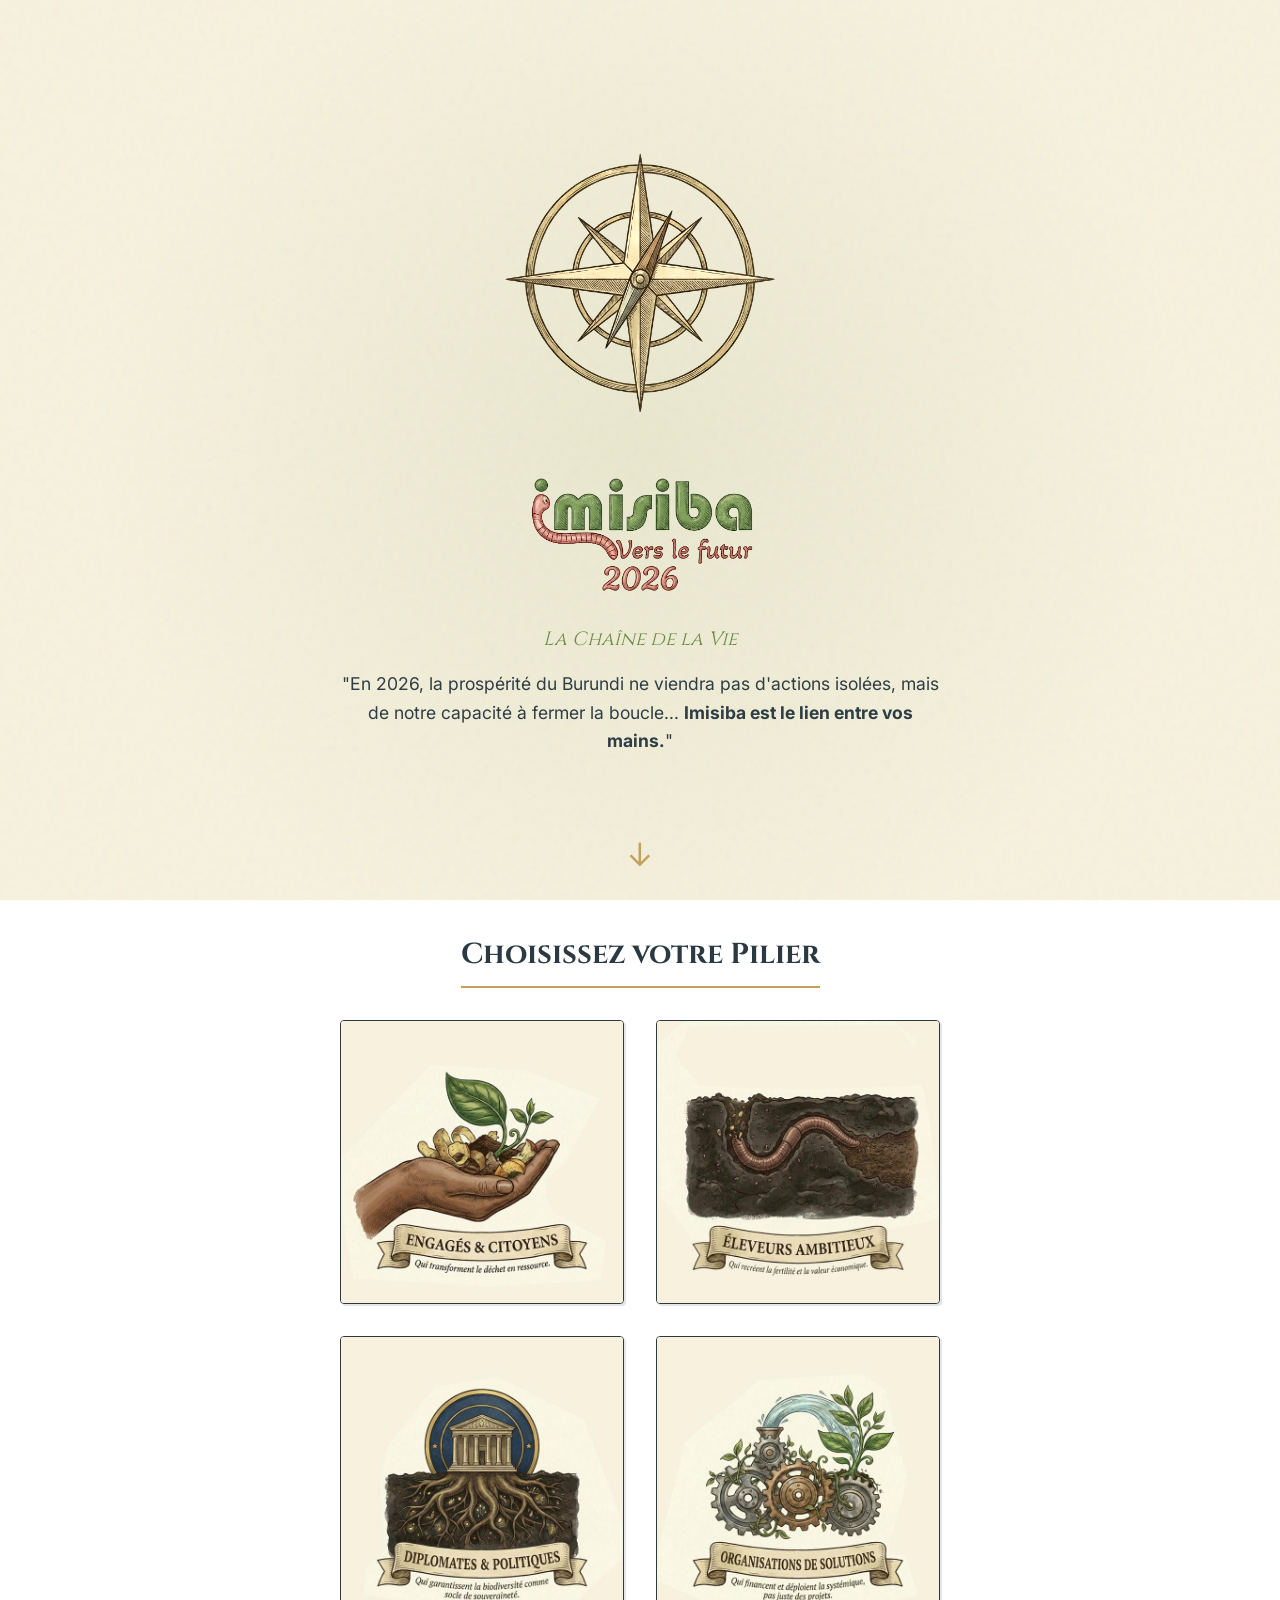
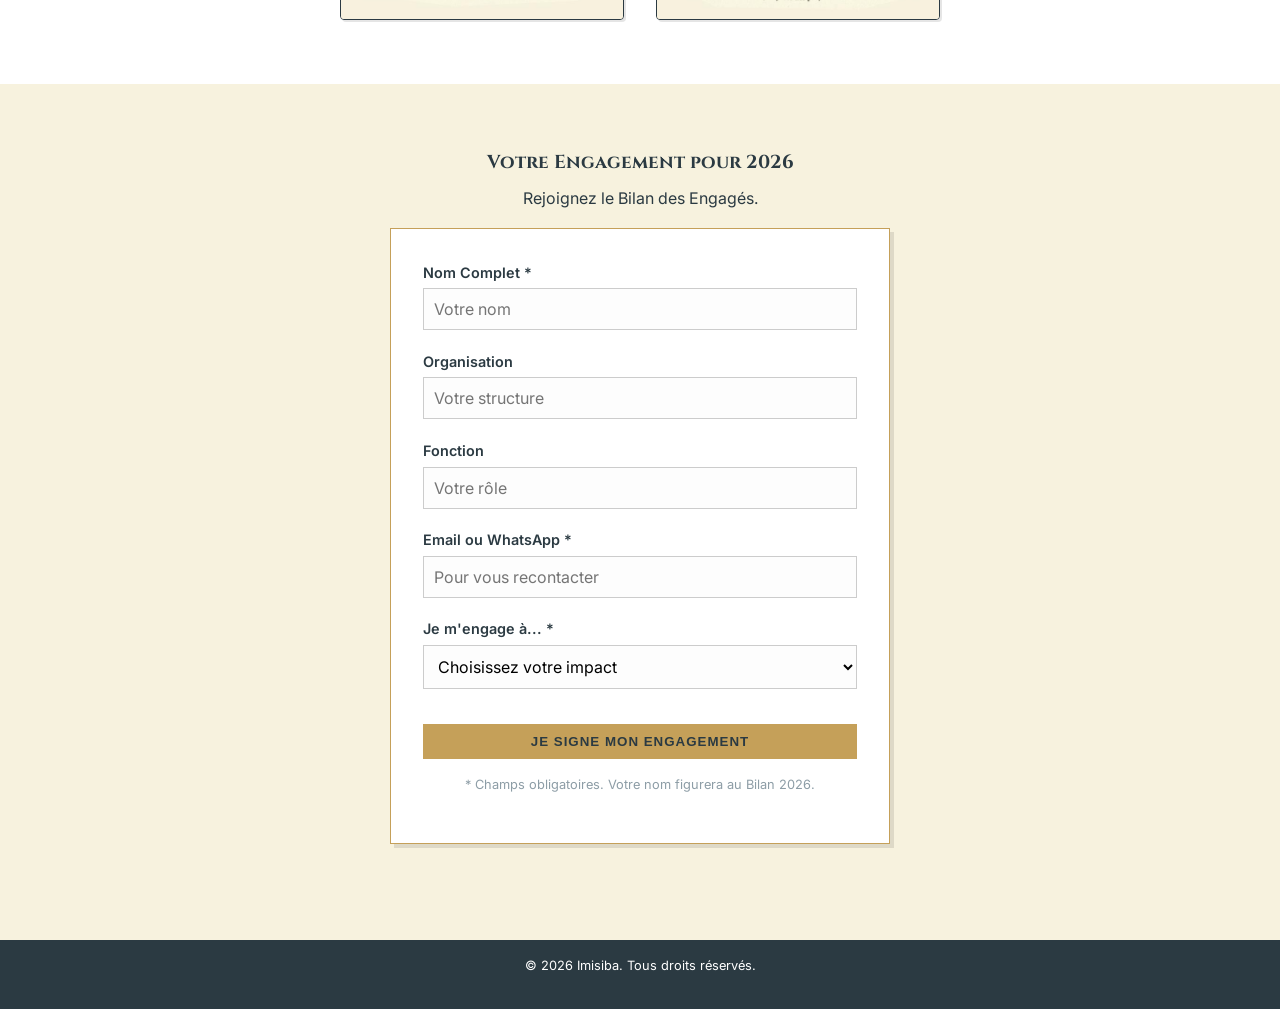
<file: index.html>
<!DOCTYPE html>
<html lang="fr">

<head>
    <meta charset="UTF-8">
    <meta name="viewport" content="width=device-width, initial-scale=1.0">
    <title>Imisiba 2026 – La Chaîne de la Vie</title>
    <meta name="description" content="En 2026, fermons la boucle. Une campagne pour la prospérité du Burundi.">

    <!-- Fonts: Cinzel for Gravure/Classic feel, Inter for readability -->
    <link rel="preconnect" href="https://fonts.googleapis.com">
    <link rel="preconnect" href="https://fonts.gstatic.com" crossorigin>
    <link href="https://fonts.googleapis.com/css2?family=Cinzel:wght@400;700&family=Inter:wght@300;400;600&display=swap"
        rel="stylesheet">

    <link rel="stylesheet" href="css/style.css">
</head>

<body>

    <!-- HERO SECTION -->
    <header class="hero">
        <div class="compass-visual">
            <img src="assets/boussole-main.png" alt="Boussole Imisiba" class="compass-img"
                onerror="this.style.display='none'; document.querySelector('.compass-fallback').style.display='block';">
            <div class="compass-fallback" style="display:none; font-size: 5rem;">🧭</div>
        </div>
        <div class="manifesto">
            <img src="assets/Logo2026.png" alt="Logo Imisiba 2026" class="hero-logo"
                style="max-width: 300px; margin-bottom: 1rem;">
            <p class="lead">La Chaîne de la Vie</p>
            <p class="manifesto-text">
                "En 2026, la prospérité du Burundi ne viendra pas d'actions isolées, mais de notre capacité à fermer la
                boucle...
                <strong>Imisiba est le lien entre vos mains.</strong>"
            </p>
        </div>
        <div class="scroll-indicator">↓</div>
    </header>

    <!-- HUB SECTION (Mosaic) -->
    <main class="hub-container" id="hub">
        <h2 class="section-title">Choisissez votre Pilier</h2>

        <div class="mosaic-grid">
            <!-- Segment 1: Citoyens -->
            <button class="mosaic-item" data-segment="citoyens">
                <img src="assets/segment-citoyens.jpg" alt="Citoyens" class="segment-img">
            </button>

            <!-- Segment 2: Éleveurs -->
            <button class="mosaic-item" data-segment="eleveurs">
                <img src="assets/segment-eleveurs.jpg" alt="Éleveurs" class="segment-img">
            </button>

            <!-- Segment 3: Diplomates -->
            <button class="mosaic-item" data-segment="politiques">
                <img src="assets/segment-politiques.jpg" alt="Politiques" class="segment-img">
            </button>

            <!-- Segment 4: Organisations -->
            <button class="mosaic-item" data-segment="organisations">
                <img src="assets/segment-organisations.jpg" alt="Organisations" class="segment-img">
            </button>
        </div>

        <!-- Dynamic Content Area -->
        <div id="segment-detail" class="segment-detail hidden">
            <button class="close-detail" aria-label="Fermer">×</button>
            <div class="detail-content">
                <!-- Content injected via JS -->
            </div>
        </div>
    </main>

    <!-- COMMITMENT SECTION -->
    <section class="commitment" id="engage">
        <div class="container">
            <h3>Votre Engagement pour 2026</h3>
            <p>Rejoignez le Bilan des Engagés.</p>

            <!-- Custom Engagement Form -->
            <div id="custom-form-container" class="form-container">
                <form id="engagement-form" class="engagement-form">
                    <div class="form-group">
                        <label for="name">Nom Complet *</label>
                        <input type="text" id="name" name="name" required placeholder="Votre nom">
                    </div>

                    <div class="form-group">
                        <label for="org">Organisation</label>
                        <input type="text" id="org" name="org" placeholder="Votre structure">
                    </div>

                    <div class="form-group">
                        <label for="function">Fonction</label>
                        <input type="text" id="function" name="function" placeholder="Votre rôle">
                    </div>

                    <div class="form-group">
                        <label for="contact">Email ou WhatsApp *</label>
                        <input type="text" id="contact" name="contact" required placeholder="Pour vous recontacter">
                    </div>

                    <div class="form-group">
                        <label for="commitment">Je m'engage à... *</label>
                        <select id="commitment" name="commitment" required>
                            <option value="" disabled selected>Choisissez votre impact</option>
                            <option value="Trier">Trier mes biodéchets (Citoyen)</option>
                            <option value="Transformer">Pratiquer la lombriculture (Éleveur)</option>
                            <option value="Soutenir">Garantir le cadre souverain (Politique)</option>
                            <option value="Investir">Apporter des solutions techniques (Organisation)</option>
                        </select>
                    </div>

                    <button type="submit" class="cta-button submit-btn">Je signe mon engagement</button>

                    <p class="form-note">* Champs obligatoires. Votre nom figurera au Bilan 2026.</p>
                </form>

                <div id="form-success" class="hidden success-message">
                    <h4>Merci pour votre engagement.</h4>
                    <p>Votre nom a été ajouté à la Chaîne de la Vie.</p>
                    <span class="check-icon">✨</span>
                </div>
            </div>
        </div>
    </section>

    <footer>
        <p>&copy; 2026 Imisiba. Tous droits réservés.</p>
    </footer>

    <script src="js/script.js"></script>
</body>

</html>
</file>
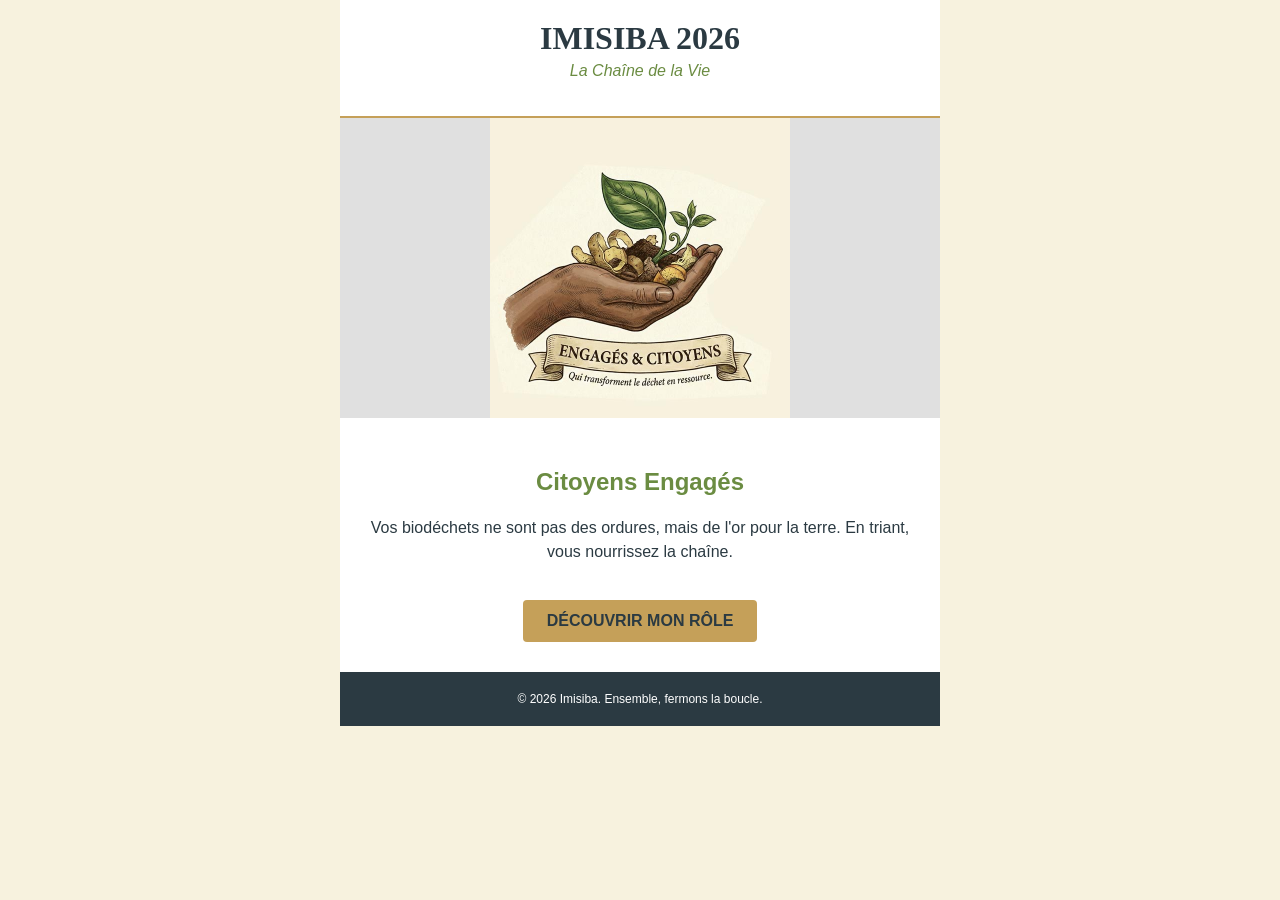
<file: emails/email_citoyens.html>
<!DOCTYPE html>
<html>

<head>
    <meta charset="UTF-8">
    <title>Imisiba 2026 - Citoyens Engagés</title>
</head>

<body style="margin: 0; padding: 0; background-color: #f7f2de; font-family: sans-serif; color: #2b3a42;">
    <table role="presentation" border="0" cellpadding="0" cellspacing="0" width="100%"
        style="max-width: 600px; margin: auto; background-color: #ffffff;">
        <tr>
            <td style="padding: 20px; text-align: center; border-bottom: 2px solid #c5a059;">
                <h1 style="font-family: serif; color: #2b3a42; margin: 0;">IMISIBA 2026</h1>
                <p style="font-style: italic; color: #6b8c42; margin-top: 5px;">La Chaîne de la Vie</p>
            </td>
        </tr>
        <tr>
            <td style="padding: 0;">
                <div style="background-color: #e0e0e0; text-align: center;">
                    <img src="https://NobleCathare.github.io/imisiba-2026/assets/segment-citoyens.jpg"
                        alt="Citoyens Engagés" width="100%"
                        style="max-width: 300px; height: auto; display: block; margin: 0 auto;">
                </div>
            </td>
        </tr>
        <tr>
            <td style="padding: 30px; text-align: center;">
                <h2 style="color: #6b8c42;">Citoyens Engagés</h2>
                <p style="font-size: 16px; line-height: 1.5;">
                    Vos biodéchets ne sont pas des ordures, mais de l'or pour la terre. En triant, vous nourrissez la
                    chaîne.
                </p>
                <a href="https://NobleCathare.github.io/imisiba-2026/?segment=citoyens"
                    style="display: inline-block; margin-top: 20px; padding: 12px 24px; background-color: #c5a059; color: #2b3a42; text-decoration: none; font-weight: bold; border-radius: 4px;">DÉCOUVRIR
                    MON RÔLE</a>
            </td>
        </tr>
        <tr>
            <td style="padding: 20px; text-align: center; background-color: #2b3a42; color: #ffffff; font-size: 12px;">
                &copy; 2026 Imisiba. Ensemble, fermons la boucle.
            </td>
        </tr>
    </table>
</body>

</html>
</file>
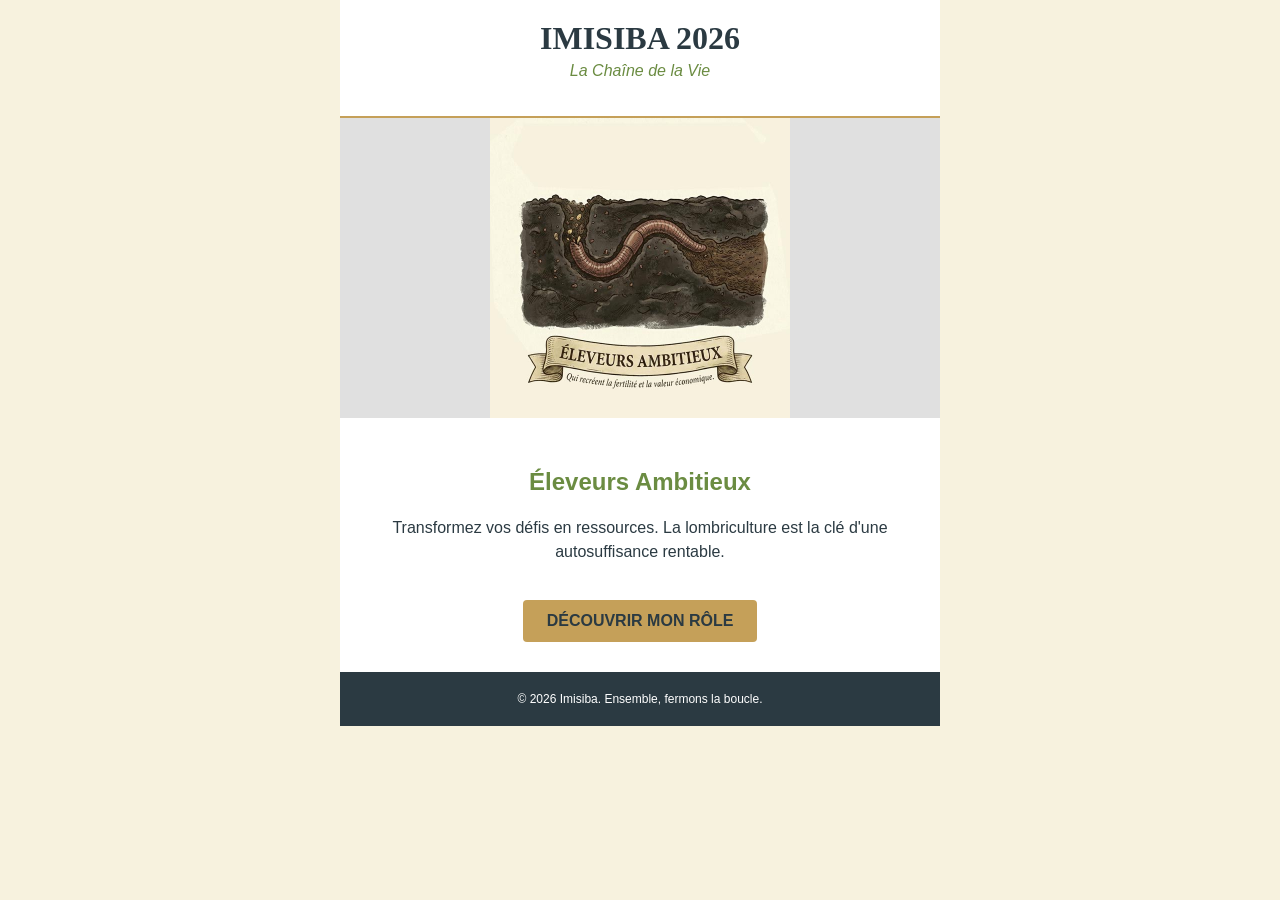
<file: emails/email_eleveurs.html>
<!DOCTYPE html>
<html>

<head>
    <meta charset="UTF-8">
    <title>Imisiba 2026 - Éleveurs Ambitieux</title>
</head>

<body style="margin: 0; padding: 0; background-color: #f7f2de; font-family: sans-serif; color: #2b3a42;">
    <table role="presentation" border="0" cellpadding="0" cellspacing="0" width="100%"
        style="max-width: 600px; margin: auto; background-color: #ffffff;">
        <tr>
            <td style="padding: 20px; text-align: center; border-bottom: 2px solid #c5a059;">
                <h1 style="font-family: serif; color: #2b3a42; margin: 0;">IMISIBA 2026</h1>
                <p style="font-style: italic; color: #6b8c42; margin-top: 5px;">La Chaîne de la Vie</p>
            </td>
        </tr>
        <tr>
            <td style="padding: 0;">
                <div style="background-color: #e0e0e0; text-align: center;">
                    <img src="https://NobleCathare.github.io/imisiba-2026/assets/segment-eleveurs.jpg"
                        alt="Éleveurs Ambitieux" width="100%"
                        style="max-width: 300px; height: auto; display: block; margin: 0 auto;">
                </div>
            </td>
        </tr>
        <tr>
            <td style="padding: 30px; text-align: center;">
                <h2 style="color: #6b8c42;">Éleveurs Ambitieux</h2>
                <p style="font-size: 16px; line-height: 1.5;">
                    Transformez vos défis en ressources. La lombriculture est la clé d'une autosuffisance rentable.
                </p>
                <a href="https://NobleCathare.github.io/imisiba-2026/?segment=eleveurs"
                    style="display: inline-block; margin-top: 20px; padding: 12px 24px; background-color: #c5a059; color: #2b3a42; text-decoration: none; font-weight: bold; border-radius: 4px;">DÉCOUVRIR
                    MON RÔLE</a>
            </td>
        </tr>
        <tr>
            <td style="padding: 20px; text-align: center; background-color: #2b3a42; color: #ffffff; font-size: 12px;">
                &copy; 2026 Imisiba. Ensemble, fermons la boucle.
            </td>
        </tr>
    </table>
</body>

</html>
</file>
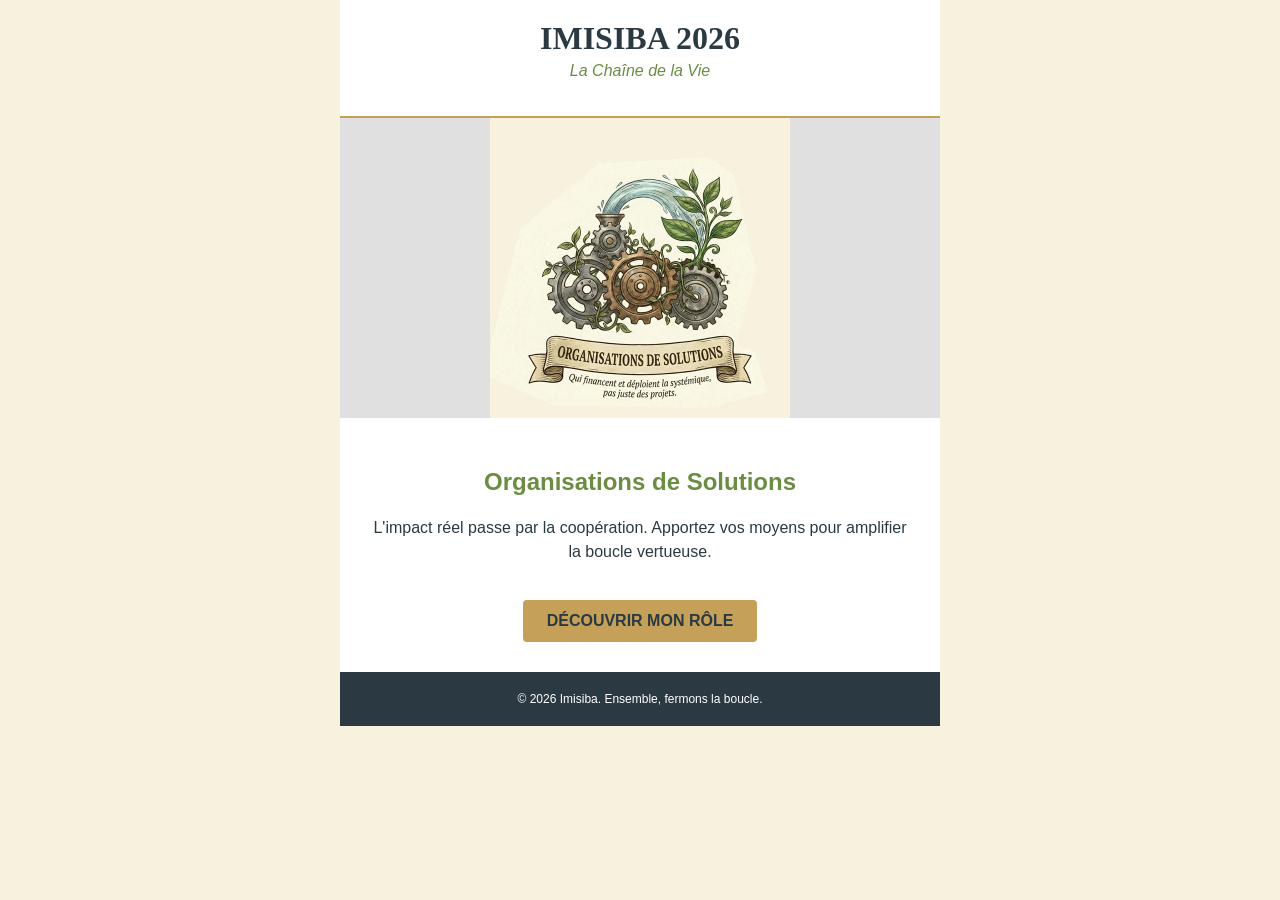
<file: emails/email_organisations.html>
<!DOCTYPE html>
<html>

<head>
    <meta charset="UTF-8">
    <title>Imisiba 2026 - Organisations de Solutions</title>
</head>

<body style="margin: 0; padding: 0; background-color: #f7f2de; font-family: sans-serif; color: #2b3a42;">
    <table role="presentation" border="0" cellpadding="0" cellspacing="0" width="100%"
        style="max-width: 600px; margin: auto; background-color: #ffffff;">
        <tr>
            <td style="padding: 20px; text-align: center; border-bottom: 2px solid #c5a059;">
                <h1 style="font-family: serif; color: #2b3a42; margin: 0;">IMISIBA 2026</h1>
                <p style="font-style: italic; color: #6b8c42; margin-top: 5px;">La Chaîne de la Vie</p>
            </td>
        </tr>
        <tr>
            <td style="padding: 0;">
                <div style="background-color: #e0e0e0; text-align: center;">
                    <img src="https://NobleCathare.github.io/imisiba-2026/assets/segment-organisations.jpg"
                        alt="Organisations de Solutions" width="100%"
                        style="max-width: 300px; height: auto; display: block; margin: 0 auto;">
                </div>
            </td>
        </tr>
        <tr>
            <td style="padding: 30px; text-align: center;">
                <h2 style="color: #6b8c42;">Organisations de Solutions</h2>
                <p style="font-size: 16px; line-height: 1.5;">
                    L'impact réel passe par la coopération. Apportez vos moyens pour amplifier la boucle vertueuse.
                </p>
                <a href="https://NobleCathare.github.io/imisiba-2026/?segment=organisations"
                    style="display: inline-block; margin-top: 20px; padding: 12px 24px; background-color: #c5a059; color: #2b3a42; text-decoration: none; font-weight: bold; border-radius: 4px;">DÉCOUVRIR
                    MON RÔLE</a>
            </td>
        </tr>
        <tr>
            <td style="padding: 20px; text-align: center; background-color: #2b3a42; color: #ffffff; font-size: 12px;">
                &copy; 2026 Imisiba. Ensemble, fermons la boucle.
            </td>
        </tr>
    </table>
</body>

</html>
</file>
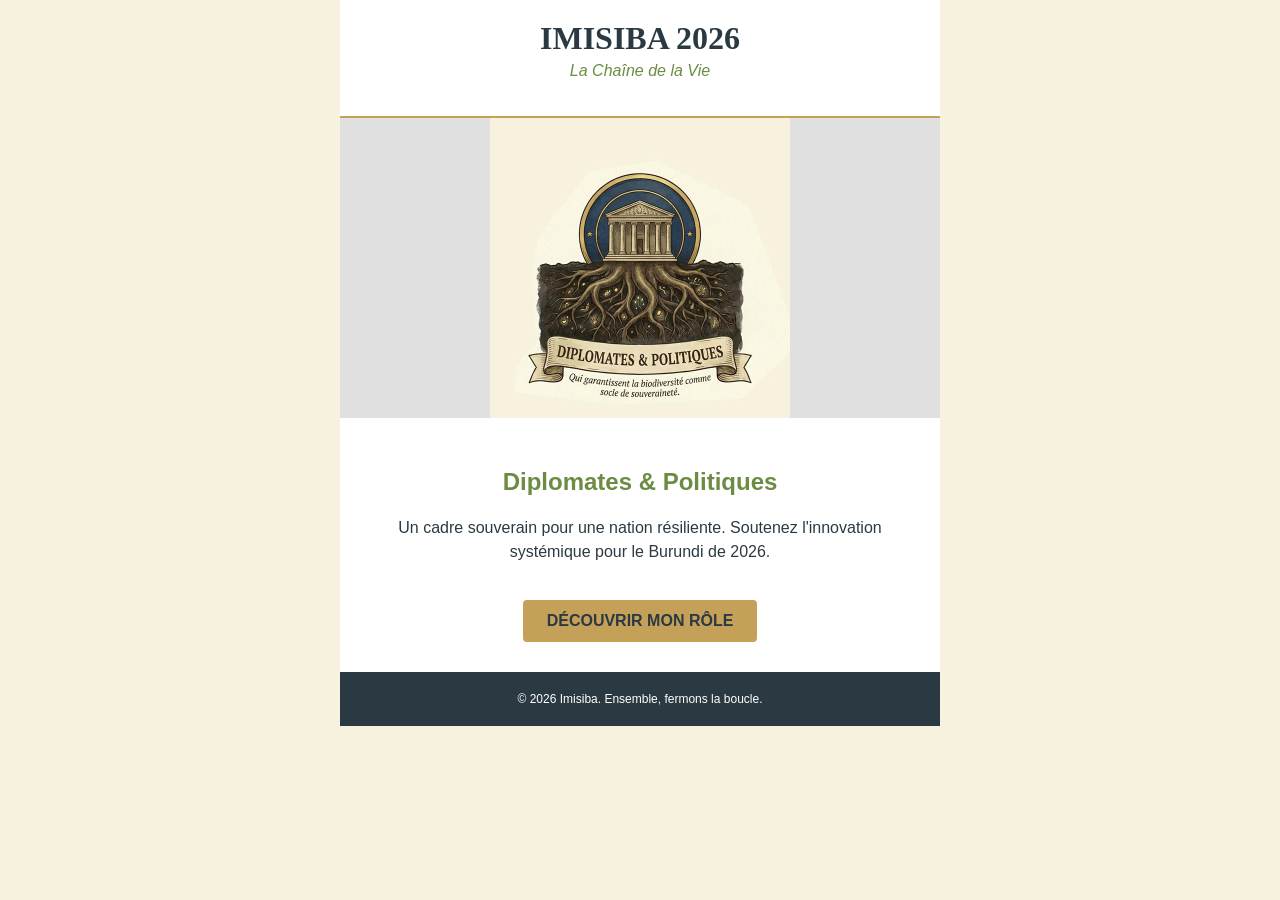
<file: emails/email_politiques.html>
<!DOCTYPE html>
<html>

<head>
    <meta charset="UTF-8">
    <title>Imisiba 2026 - Diplomates & Politiques</title>
</head>

<body style="margin: 0; padding: 0; background-color: #f7f2de; font-family: sans-serif; color: #2b3a42;">
    <table role="presentation" border="0" cellpadding="0" cellspacing="0" width="100%"
        style="max-width: 600px; margin: auto; background-color: #ffffff;">
        <tr>
            <td style="padding: 20px; text-align: center; border-bottom: 2px solid #c5a059;">
                <h1 style="font-family: serif; color: #2b3a42; margin: 0;">IMISIBA 2026</h1>
                <p style="font-style: italic; color: #6b8c42; margin-top: 5px;">La Chaîne de la Vie</p>
            </td>
        </tr>
        <tr>
            <td style="padding: 0;">
                <div style="background-color: #e0e0e0; text-align: center;">
                    <img src="https://NobleCathare.github.io/imisiba-2026/assets/segment-politiques.jpg"
                        alt="Diplomates & Politiques" width="100%"
                        style="max-width: 300px; height: auto; display: block; margin: 0 auto;">
                </div>
            </td>
        </tr>
        <tr>
            <td style="padding: 30px; text-align: center;">
                <h2 style="color: #6b8c42;">Diplomates & Politiques</h2>
                <p style="font-size: 16px; line-height: 1.5;">
                    Un cadre souverain pour une nation résiliente. Soutenez l'innovation systémique pour le Burundi de
                    2026.
                </p>
                <a href="https://NobleCathare.github.io/imisiba-2026/?segment=politiques"
                    style="display: inline-block; margin-top: 20px; padding: 12px 24px; background-color: #c5a059; color: #2b3a42; text-decoration: none; font-weight: bold; border-radius: 4px;">DÉCOUVRIR
                    MON RÔLE</a>
            </td>
        </tr>
        <tr>
            <td style="padding: 20px; text-align: center; background-color: #2b3a42; color: #ffffff; font-size: 12px;">
                &copy; 2026 Imisiba. Ensemble, fermons la boucle.
            </td>
        </tr>
    </table>
</body>

</html>
</file>
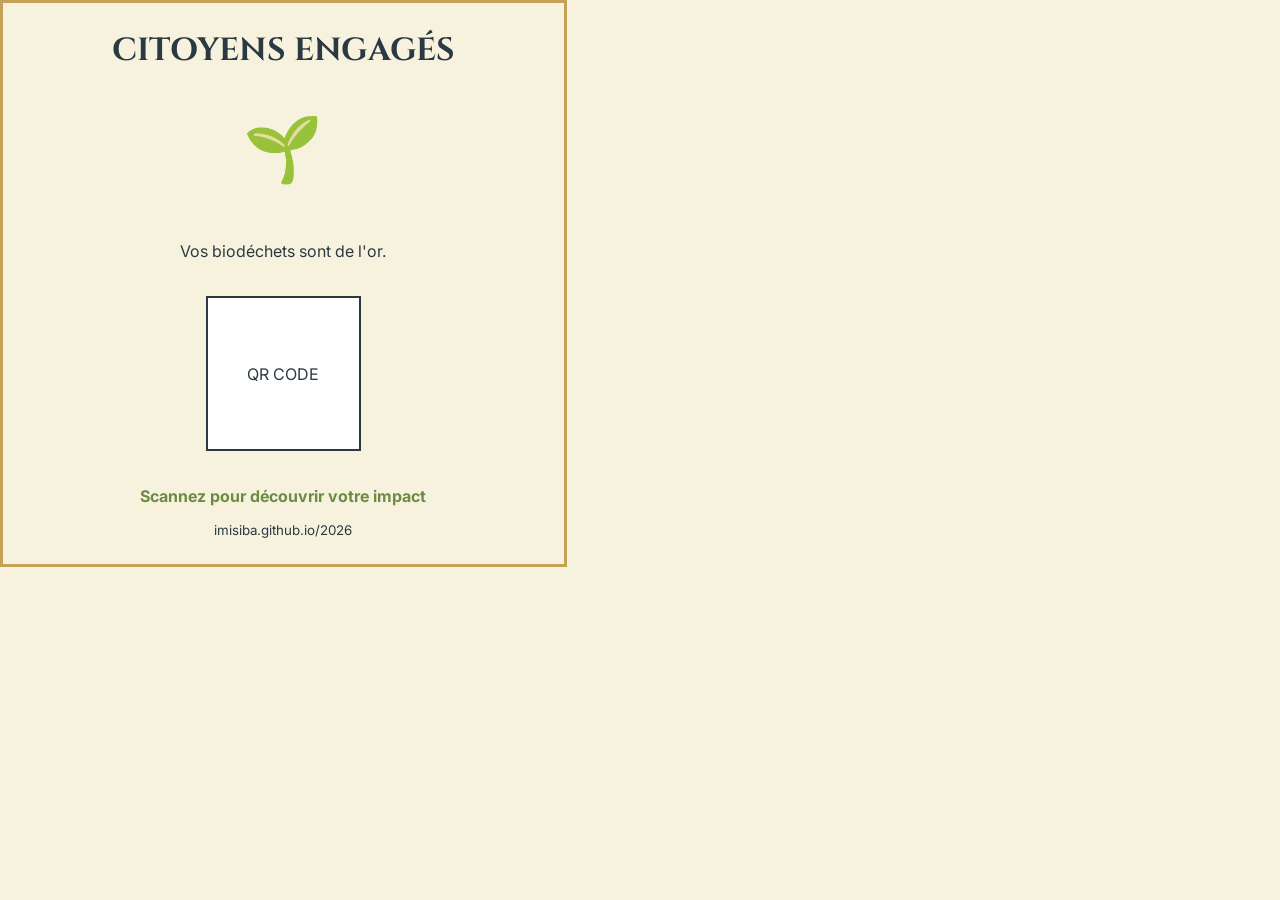
<file: print/print_citoyens.html>
<!DOCTYPE html>
<html lang="fr">

<head>
    <meta charset="UTF-8">
    <title>Imisiba PRINT - Citoyens</title>
    <link href="https://fonts.googleapis.com/css2?family=Cinzel:wght@700&family=Inter:wght@400&display=swap"
        rel="stylesheet">
    <style>
        @page {
            size: 150mm 150mm;
            margin: 0;
        }

        body {
            margin: 0;
            padding: 0;
            width: 150mm;
            height: 150mm;
            background: #f7f2de;
            color: #2b3a42;
            font-family: 'Inter', sans-serif;
            display: flex;
            flex-direction: column;
            align-items: center;
            justify-content: center;
            text-align: center;
            border: 1mm solid #c5a059;
            box-sizing: border-box;
        }

        h1 {
            font-family: 'Cinzel', serif;
            font-size: 24pt;
            margin: 0;
            color: #2b3a42;
        }

        .icon {
            font-size: 48pt;
            margin: 10mm 0;
        }

        .qr-placeholder {
            width: 40mm;
            height: 40mm;
            background: #fff;
            border: 2px solid #2b3a42;
            display: flex;
            align-items: center;
            justify-content: center;
            margin: 5mm auto;
        }

        .cta {
            font-size: 12pt;
            font-weight: bold;
            color: #6b8c42;
        }
    </style>
</head>

<body>
    <h1>CITOYENS ENGAGÉS</h1>
    <div class="icon">🌱</div>
    <p>Vos biodéchets sont de l'or.</p>

    <div class="qr-placeholder">QR CODE</div>

    <p class="cta">Scannez pour découvrir votre impact</p>
    <small>imisiba.github.io/2026</small>
</body>

</html>
</file>
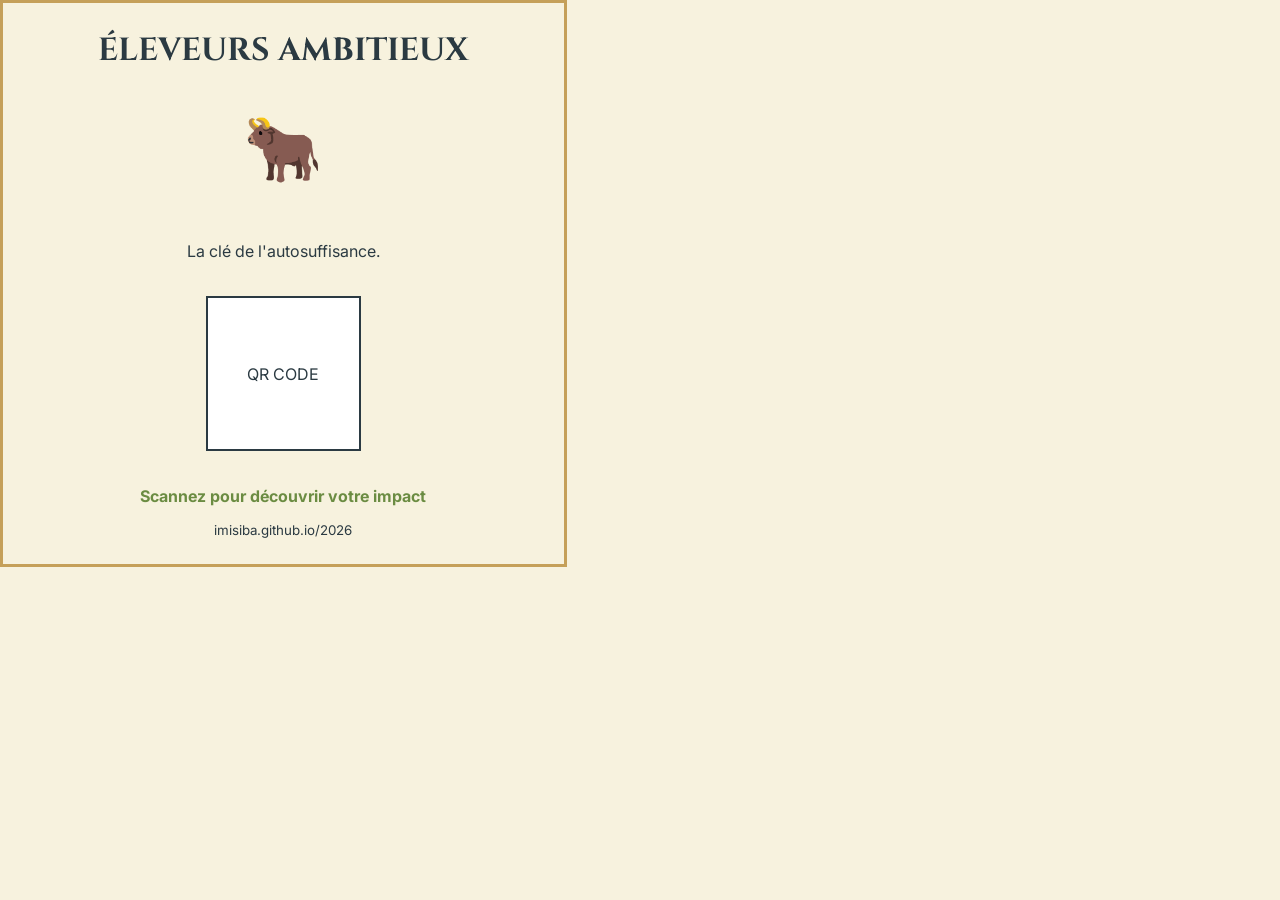
<file: print/print_eleveurs.html>
<!DOCTYPE html>
<html lang="fr">

<head>
    <meta charset="UTF-8">
    <title>Imisiba PRINT - Éleveurs</title>
    <link href="https://fonts.googleapis.com/css2?family=Cinzel:wght@700&family=Inter:wght@400&display=swap"
        rel="stylesheet">
    <style>
        @page {
            size: 150mm 150mm;
            margin: 0;
        }

        body {
            margin: 0;
            padding: 0;
            width: 150mm;
            height: 150mm;
            background: #f7f2de;
            color: #2b3a42;
            font-family: 'Inter', sans-serif;
            display: flex;
            flex-direction: column;
            align-items: center;
            justify-content: center;
            text-align: center;
            border: 1mm solid #c5a059;
            box-sizing: border-box;
        }

        h1 {
            font-family: 'Cinzel', serif;
            font-size: 24pt;
            margin: 0;
            color: #2b3a42;
        }

        .icon {
            font-size: 48pt;
            margin: 10mm 0;
        }

        .qr-placeholder {
            width: 40mm;
            height: 40mm;
            background: #fff;
            border: 2px solid #2b3a42;
            display: flex;
            align-items: center;
            justify-content: center;
            margin: 5mm auto;
        }

        .cta {
            font-size: 12pt;
            font-weight: bold;
            color: #6b8c42;
        }
    </style>
</head>

<body>
    <h1>ÉLEVEURS AMBITIEUX</h1>
    <div class="icon">🐂</div>
    <p>La clé de l'autosuffisance.</p>

    <div class="qr-placeholder">QR CODE</div>

    <p class="cta">Scannez pour découvrir votre impact</p>
    <small>imisiba.github.io/2026</small>
</body>

</html>
</file>
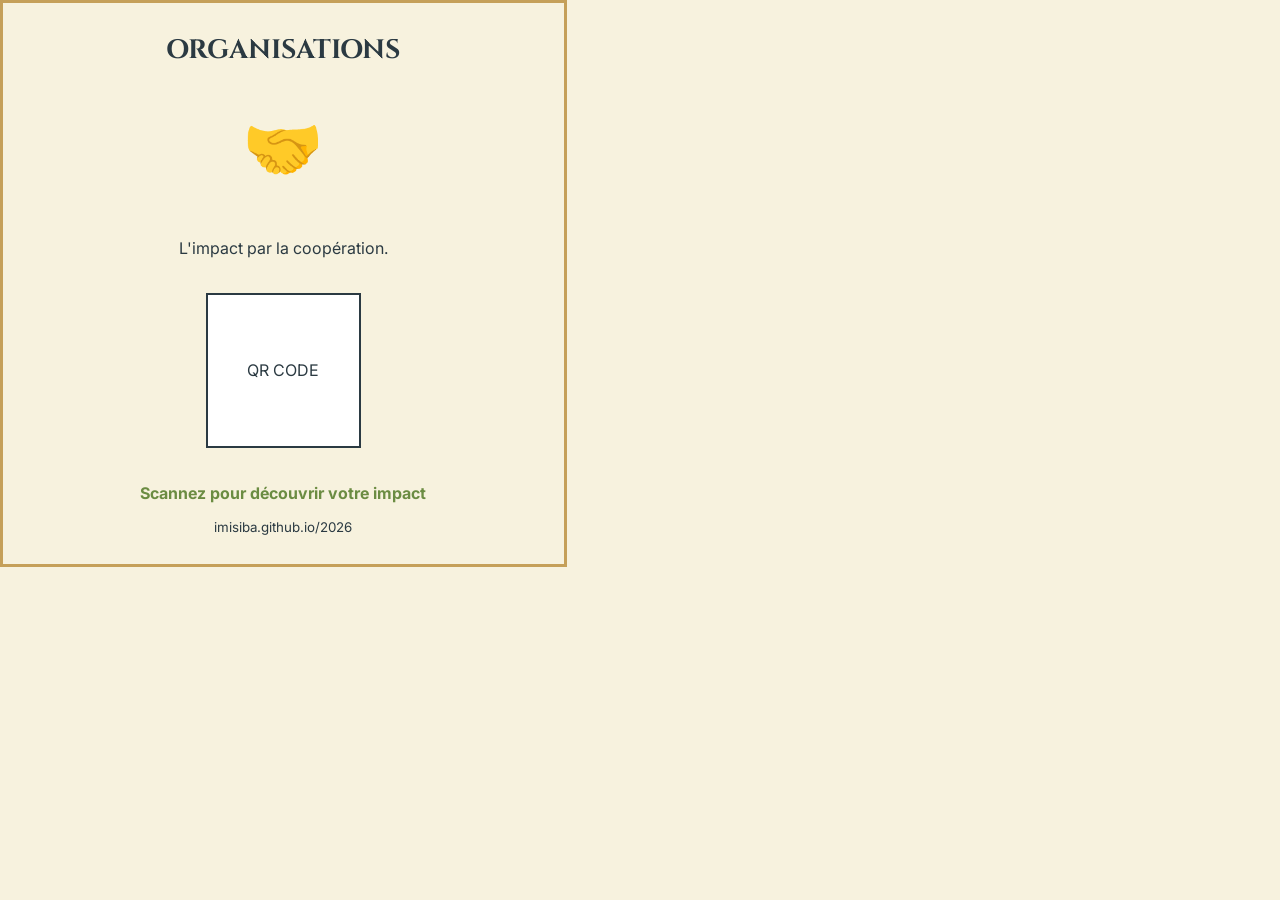
<file: print/print_organisations.html>
<!DOCTYPE html>
<html lang="fr">

<head>
    <meta charset="UTF-8">
    <title>Imisiba PRINT - Organisations</title>
    <link href="https://fonts.googleapis.com/css2?family=Cinzel:wght@700&family=Inter:wght@400&display=swap"
        rel="stylesheet">
    <style>
        @page {
            size: 150mm 150mm;
            margin: 0;
        }

        body {
            margin: 0;
            padding: 0;
            width: 150mm;
            height: 150mm;
            background: #f7f2de;
            color: #2b3a42;
            font-family: 'Inter', sans-serif;
            display: flex;
            flex-direction: column;
            align-items: center;
            justify-content: center;
            text-align: center;
            border: 1mm solid #c5a059;
            box-sizing: border-box;
        }

        h1 {
            font-family: 'Cinzel', serif;
            font-size: 20pt;
            margin: 0;
            color: #2b3a42;
        }

        .icon {
            font-size: 48pt;
            margin: 10mm 0;
        }

        .qr-placeholder {
            width: 40mm;
            height: 40mm;
            background: #fff;
            border: 2px solid #2b3a42;
            display: flex;
            align-items: center;
            justify-content: center;
            margin: 5mm auto;
        }

        .cta {
            font-size: 12pt;
            font-weight: bold;
            color: #6b8c42;
        }
    </style>
</head>

<body>
    <h1>ORGANISATIONS</h1>
    <div class="icon">🤝</div>
    <p>L'impact par la coopération.</p>

    <div class="qr-placeholder">QR CODE</div>

    <p class="cta">Scannez pour découvrir votre impact</p>
    <small>imisiba.github.io/2026</small>
</body>

</html>
</file>
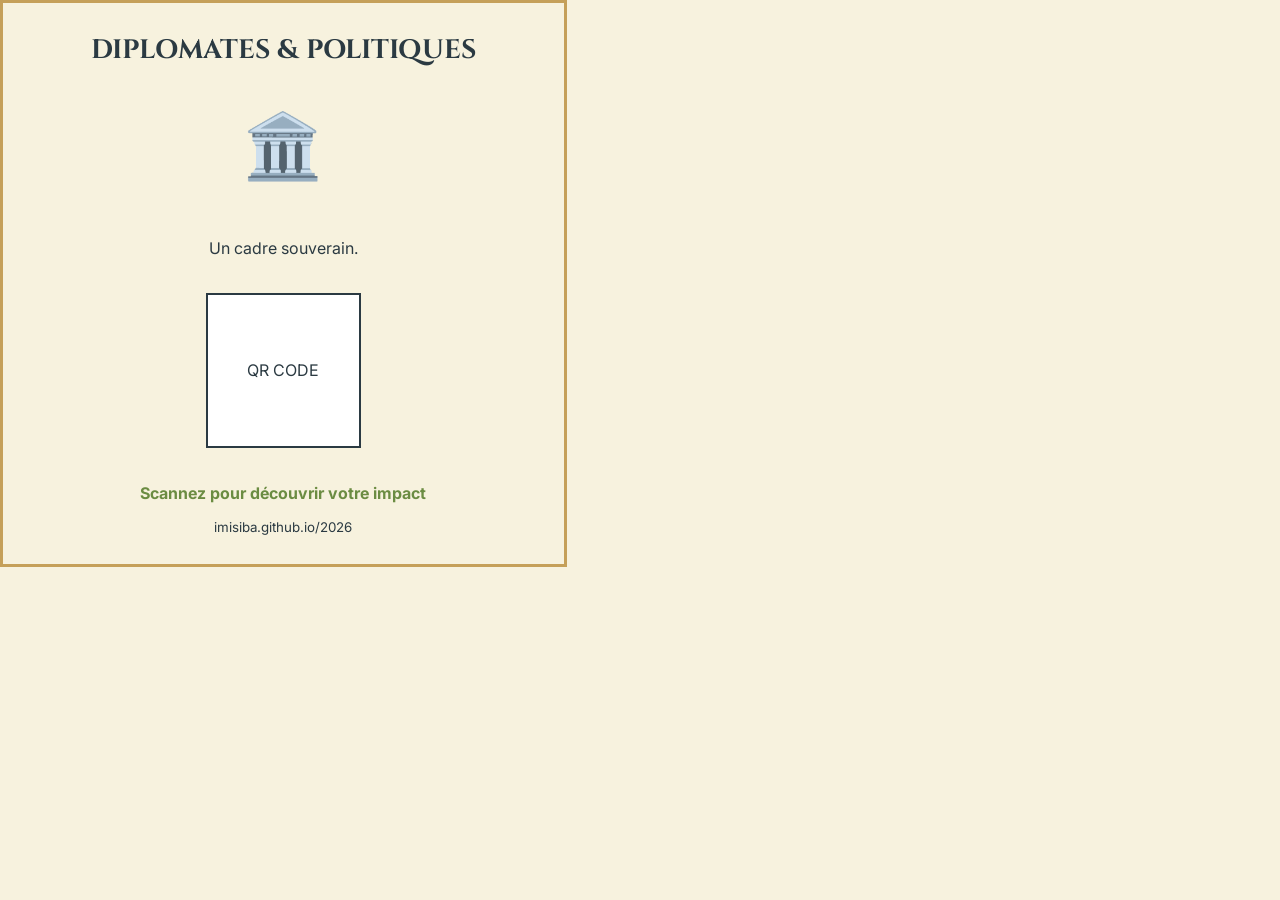
<file: print/print_politiques.html>
<!DOCTYPE html>
<html lang="fr">

<head>
    <meta charset="UTF-8">
    <title>Imisiba PRINT - Politiques</title>
    <link href="https://fonts.googleapis.com/css2?family=Cinzel:wght@700&family=Inter:wght@400&display=swap"
        rel="stylesheet">
    <style>
        @page {
            size: 150mm 150mm;
            margin: 0;
        }

        body {
            margin: 0;
            padding: 0;
            width: 150mm;
            height: 150mm;
            background: #f7f2de;
            color: #2b3a42;
            font-family: 'Inter', sans-serif;
            display: flex;
            flex-direction: column;
            align-items: center;
            justify-content: center;
            text-align: center;
            border: 1mm solid #c5a059;
            box-sizing: border-box;
        }

        h1 {
            font-family: 'Cinzel', serif;
            font-size: 20pt;
            margin: 0;
            color: #2b3a42;
        }

        /* Smaller font for long title */
        .icon {
            font-size: 48pt;
            margin: 10mm 0;
        }

        .qr-placeholder {
            width: 40mm;
            height: 40mm;
            background: #fff;
            border: 2px solid #2b3a42;
            display: flex;
            align-items: center;
            justify-content: center;
            margin: 5mm auto;
        }

        .cta {
            font-size: 12pt;
            font-weight: bold;
            color: #6b8c42;
        }
    </style>
</head>

<body>
    <h1>DIPLOMATES & POLITIQUES</h1>
    <div class="icon">🏛️</div>
    <p>Un cadre souverain.</p>

    <div class="qr-placeholder">QR CODE</div>

    <p class="cta">Scannez pour découvrir votre impact</p>
    <small>imisiba.github.io/2026</small>
</body>

</html>
</file>
<file: css/style.css>
/* VARIABLES & RESET */
:root {
    --color-bg: #f7f2de;
    /* Matches Image Background */
    --color-ink: #2b3a42;
    /* Dark Ink */
    --color-accent: #6b8c42;
    /* Botanical Green */
    --color-gold: #c5a059;
    /* Etching Gold */
    --color-muted: #8d9da6;
    /* Muted Blue/Grey */

    --font-heading: 'Cinzel', serif;
    --font-body: 'Inter', sans-serif;

    --spacing-sm: 0.5rem;
    --spacing-md: 1rem;
    --spacing-lg: 2rem;
}

* {
    box-sizing: border-box;
    margin: 0;
    padding: 0;
}

body {
    background-color: var(--color-bg);
    color: var(--color-ink);
    font-family: var(--font-body);
    line-height: 1.6;
    overflow-x: hidden;
}

/* TYPOGRAPHY */
h1,
h2,
h3 {
    font-family: var(--font-heading);
    font-weight: 700;
    color: var(--color-ink);
}

h1 {
    font-size: 2.5rem;
    line-height: 1.1;
    margin-bottom: var(--spacing-sm);
}

h2 {
    font-size: 1.8rem;
    text-align: center;
    margin-bottom: var(--spacing-lg);
    border-bottom: 2px solid var(--color-gold);
    display: inline-block;
    padding-bottom: 0.5rem;
}

p {
    margin-bottom: var(--spacing-md);
}

/* VISUAL STYLE: GRAVURE EFFECT */
/* Adding a subtle noise overlay to simulate paper grain */
body::before {
    content: "";
    position: fixed;
    top: 0;
    left: 0;
    width: 100%;
    height: 100%;
    background-image: url("data:image/svg+xml,%3Csvg viewBox='0 0 200 200' xmlns='http://www.w3.org/2000/svg'%3E%3Cfilter id='noiseFilter'%3E%3CfeTurbulence type='fractalNoise' baseFrequency='0.65' numOctaves='3' stitchTiles='stitch'/%3E%3C/filter%3E%3Crect width='100%25' height='100%25' filter='url(%23noiseFilter)' opacity='0.05'/%3E%3C/svg%3E");
    pointer-events: none;
    z-index: 9999;
}

/* HERO SECTION */
.hero {
    height: 100vh;
    display: flex;
    flex-direction: column;
    justify-content: center;
    align-items: center;
    padding: var(--spacing-lg);
    text-align: center;
    position: relative;
    background: radial-gradient(circle at center, rgba(107, 140, 66, 0.1) 0%, transparent 70%);
}

.compass-visual {
    margin-bottom: var(--spacing-lg);
    /* Animation removed for static image, or applied to img */
}

.compass-img {
    max-width: 300px;
    /* Adjust as needed */
    height: auto;
    filter: sepia(0.3) contrast(1.1);
    /* Gravure feel */
    animation: rotateSlow 60s infinite linear;
}

@keyframes rotateSlow {
    from {
        transform: rotate(0deg);
    }

    to {
        transform: rotate(360deg);
    }
}

.lead {
    font-size: 1.2rem;
    font-style: italic;
    color: var(--color-accent);
    font-family: var(--font-heading);
}

.manifesto-text {
    max-width: 600px;
    margin-top: var(--spacing-md);
    font-size: 1.1rem;
}

.scroll-indicator {
    position: absolute;
    bottom: 20px;
    font-size: 2rem;
    color: var(--color-gold);
    animation: bounce 2s infinite;
}

@keyframes bounce {

    0%,
    20%,
    50%,
    80%,
    100% {
        transform: translateY(0);
    }

    40% {
        transform: translateY(-10px);
    }

    60% {
        transform: translateY(-5px);
    }
}

/* HUB - MOSAIC */
.hub-container {
    min-height: 80vh;
    padding: var(--spacing-lg) var(--spacing-md);
    background: #fff;
    display: flex;
    flex-direction: column;
    align-items: center;
}

.mosaic-grid {
    display: grid;
    grid-template-columns: 1fr 1fr;
    gap: var(--spacing-md);
    max-width: 600px;
    width: 100%;
    margin-bottom: var(--spacing-lg);
}

.mosaic-item {
    background: var(--color-bg);
    border: 1px solid var(--color-ink);
    border-radius: 4px;
    padding: 0;
    /* Remove padding for full image */
    aspect-ratio: 1;
    display: flex;
    flex-direction: column;
    align-items: center;
    justify-content: center;
    cursor: pointer;
    transition: all 0.3s ease;
    box-shadow: 2px 2px 0px rgba(0, 0, 0, 0.1);
    position: relative;
    overflow: hidden;
}

.segment-img {
    position: absolute;
    top: 0;
    left: 0;
    width: 100%;
    height: 100%;
    object-fit: cover;
    opacity: 1;
    /* Changed to full opacity */
    transition: 0.3s;
    /* mix-blend-mode removed */
}

.mosaic-item:hover .segment-img {
    transform: scale(1.05);
}

/* Overlay class removed */


.mosaic-item:hover {
    transform: translateY(-2px);
    box-shadow: 4px 4px 0px var(--color-gold);
    border-color: var(--color-accent);
}

.mosaic-item .icon {
    font-size: 2.5rem;
    margin-bottom: 5px;
}

.mosaic-item .label {
    font-weight: 600;
    font-size: 0.8rem;
    text-align: center;
    line-height: 1.2;
}

/* DETAIL PANEL */
.segment-detail {
    width: 100%;
    max-width: 600px;
    background: var(--color-ink);
    color: var(--color-bg);
    padding: var(--spacing-lg);
    border: 2px solid var(--color-gold);
    position: relative;
    opacity: 0;
    transform: translateY(20px);
    transition: all 0.4s ease;
}

.segment-detail.visible {
    opacity: 1;
    transform: translateY(0);
}

.segment-detail.hidden {
    display: none;
}

.close-detail {
    position: absolute;
    top: 5px;
    right: 10px;
    background: none;
    border: none;
    color: var(--color-gold);
    font-size: 2rem;
    cursor: pointer;
}

.detail-header {
    display: flex;
    align-items: center;
    gap: var(--spacing-md);
    margin-bottom: var(--spacing-md);
    border-bottom: 1px solid var(--color-gold);
    padding-bottom: var(--spacing-sm);
}

.detail-icon {
    font-size: 2rem;
}

.detail-text {
    font-size: 1.1rem;
    margin-bottom: var(--spacing-lg);
}

.cta-button {
    display: inline-block;
    background: var(--color-gold);
    color: var(--color-ink);
    text-decoration: none;
    padding: 10px 20px;
    font-weight: 700;
    text-transform: uppercase;
    letter-spacing: 1px;
    border: 1px solid transparent;
    transition: 0.3s;
}

.cta-button:hover {
    background: transparent;
    border-color: var(--color-gold);
    color: var(--color-gold);
}

/* COMMITMENT / FOOTER */
.commitment {
    padding: 4rem var(--spacing-md);
    background-color: var(--color-bg);
    text-align: center;
}

.tally-placeholder {
    background: #e0ddd5;
    padding: 2rem;
    border: 1px dashed var(--color-ink);
    margin-top: var(--spacing-md);
    font-family: monospace;
    color: var(--color-muted);
}

.commitment h3 {
    margin-bottom: var(--spacing-sm);
}

.form-container {
    max-width: 500px;
    margin: 0 auto;
    text-align: left;
    background: #fff;
    padding: 2rem;
    border: 1px solid var(--color-gold);
    box-shadow: 4px 4px 0px rgba(0, 0, 0, 0.1);
}

.form-group {
    margin-bottom: 1.2rem;
}

label {
    display: block;
    font-weight: 600;
    font-size: 0.9rem;
    margin-bottom: 0.3rem;
    color: var(--color-ink);
}

input,
select {
    width: 100%;
    padding: 10px;
    border: 1px solid #ccc;
    font-family: var(--font-body);
    font-size: 1rem;
    background: #fdfdfd;
}

input:focus,
select:focus {
    outline: none;
    border-color: var(--color-accent);
    box-shadow: 0 0 0 2px rgba(107, 140, 66, 0.2);
}

.submit-btn {
    width: 100%;
    border: none;
    cursor: pointer;
    margin-top: 1rem;
}

.form-note {
    font-size: 0.8rem;
    color: var(--color-muted);
    text-align: center;
    margin-top: 1rem;
}

.success-message {
    display: none;
    text-align: center;
    padding: 2rem;
    border: 2px solid var(--color-accent);
    background: rgba(107, 140, 66, 0.1);
}

.hidden {
    display: none !important;
}

.check-icon {
    display: block;
    font-size: 3rem;
    margin-top: 1rem;
}

footer {
    text-align: center;
    padding: var(--spacing-md);
    background: var(--color-ink);
    color: #fff;
    font-size: 0.8rem;
    margin-top: 2rem;
}

/* RESPONSIVE */
@media (min-width: 768px) {
    .mosaic-grid {
        gap: var(--spacing-lg);
    }

    h1 {
        font-size: 4rem;
    }
}
</file>
